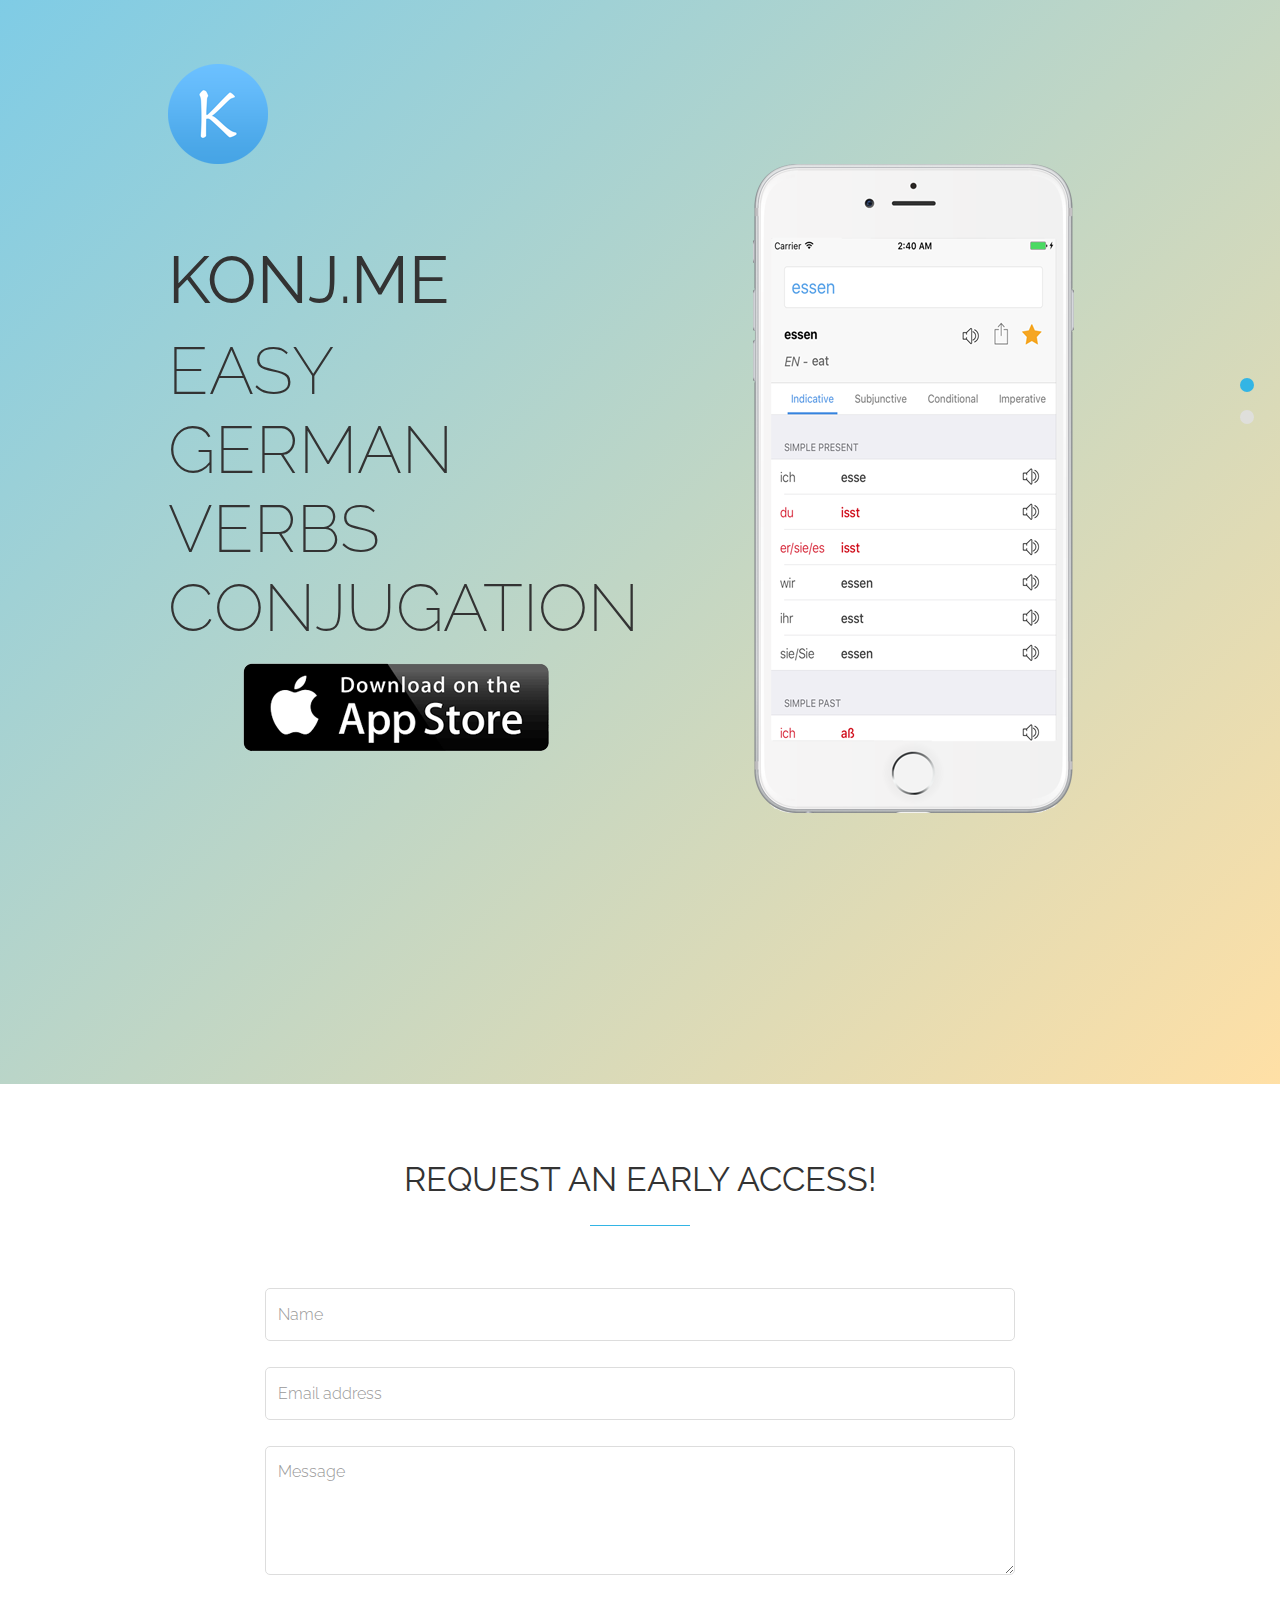
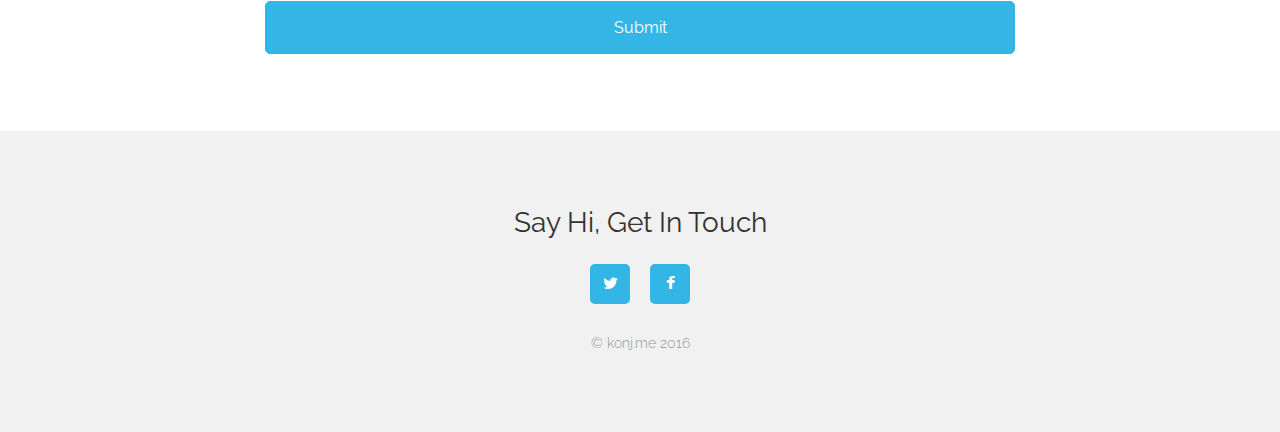
<file: vhosts/3e105a6deba8438da3b6cd03456acb51.yatu.ws/htdocs/index.html>
<!DOCTYPE html>

<html>
<head profile="http://www.w3.org/2005/10/profile">


<script>
  (function(i,s,o,g,r,a,m){i['GoogleAnalyticsObject']=r;i[r]=i[r]||function(){
  (i[r].q=i[r].q||[]).push(arguments)},i[r].l=1*new Date();a=s.createElement(o),
  m=s.getElementsByTagName(o)[0];a.async=1;a.src=g;m.parentNode.insertBefore(a,m)
  })(window,document,'script','https://www.google-analytics.com/analytics.js','ga');

  ga('create', 'UA-149510-38', 'auto');
  ga('send', 'pageview');

</script>


<link rel="apple-touch-icon" sizes="57x57" href="/img/apple-icon-57x57.png">
<link rel="apple-touch-icon" sizes="60x60" href="/img/apple-icon-60x60.png">
<link rel="apple-touch-icon" sizes="72x72" href="/img/apple-icon-72x72.png">
<link rel="apple-touch-icon" sizes="76x76" href="/img/apple-icon-76x76.png">
<link rel="apple-touch-icon" sizes="114x114" href="/img/apple-icon-114x114.png">
<link rel="apple-touch-icon" sizes="120x120" href="/img/apple-icon-120x120.png">
<link rel="apple-touch-icon" sizes="144x144" href="/img/apple-icon-144x144.png">
<link rel="apple-touch-icon" sizes="152x152" href="/img/apple-icon-152x152.png">
<link rel="apple-touch-icon" sizes="180x180" href="/img/apple-icon-180x180.png">
<link rel="icon" type="image/png" sizes="192x192"  href="/img/android-icon-192x192.png">
<link rel="icon" type="image/png" sizes="32x32" href="/img/favicon-32x32.png">
<link rel="icon" type="image/png" sizes="96x96" href="/img/favicon-96x96.png">
<link rel="icon" type="image/png" sizes="16x16" href="/img/favicon-16x16.png">
<link rel="manifest" href="/img/manifest.json">
<meta name="msapplication-TileColor" content="#ffffff">
<meta name="msapplication-TileImage" content="/img/ms-icon-144x144.png">
<meta name="theme-color" content="#ffffff">


<link href='http://fonts.googleapis.com/css?family=Raleway:400,200,300,600' rel='stylesheet'>
<meta charset="utf-8">
<meta name="viewport" content="width=device-width, initial-scale=1">
<title>Konj.me - Easy German verb conjugation </title>
<meta name="
<meta name="keywords" content="German verb conjugation, german conjugation, conjugation, konjigieren, verben konjugieren">
<meta name="author" content="Adel Shehadeh">
<link rel="stylesheet" href="css/bootstrap.min.css">
<link rel="stylesheet" href="css/font-awesome.min.css">
<link rel="stylesheet" href="css/slick.css">
<link rel="stylesheet" href="css/main.css">

<!--[if gte IE 9]>
<link rel="stylesheet" href="css/ie.css">
<![endif]-->

</head>
<body data-spy="scroll" data-target=".main-nav">

<!--Main Header-->
<header class="main-header" id="home">
  <div class="overlay"></div>
  <div class="container">
    <div class="row">
      <div class="col-md-11 col-md-offset-1"> 
        
        <!--logo-->
        <div class="logo"> <a href=""><img src="img/logo.png" alt="Career Map App"></a></div>
        <!--logo end--> 
        
      </div>
    </div>
    <div class="row">
      <div class="col-md-5 col-md-offset-1">
        <div class="head-hero"> 
          <!--welcome message-->
          
  <h1><p><span class="highlight">konj.me</span></p>Easy German verbs conjugation</h1>

          
          <!--welcome message end--> 
                                
          
<div align="center"><a href="https://itunes.apple.com/app/konj.me-german-verbs-conjugation/id1163600729?l=en&mt=8" target="_blank" ><img src="img/appstoreBadge.png"/></a></div>


          
          
        </div>
      </div>
      <div class="col-md-5 col-md-offset-1 visible-md visible-lg over-hide"> <img src="img/iphone.png" alt="App Image" class="hero-img"> </div>
    </div>
    <div class="row">
      <div class="col-md-12"> 
        

        
      </div>
    </div>
  </div>
</header>
<!--Main Header end--> 

<!--main navigation-->

<nav role="navigation" class="main-nav visible-sm visible-md visible-lg">
  <ul class="nav">
    <li><a href="#home" class="text-hide" title="Home" data-placement="left">HOME</a></li>
    <li><a href="#contact" class="text-hide" title="Contact" data-placement="left">CONTACT</a></li>
  </ul>
</nav>

<!--main navigation end--> 



<!-- contact-->
<section class="contact section-spacing" id="contact">
  <h2 class="text-center">Request an early access!</h2>
  <div class="container">
    <div class="row">
      <div class="col-md-8 center-block"> 
        
        <!--Contact form-->
        <div id="form-messages"></div>
        <form class="contact-form text-center" method="post" action="php/process.php" role="form" id="ajax-contact">
          <div class="form-group">
            <input class="form-control" type="text" name="name" id="name" placeholder="Name" required>
          </div>
          <div class="form-group">
            <input type="email" name="email" class="form-control" id="email" placeholder="Email address" required>
          </div>
          <div class="form-group">
            <textarea name="message" class="form-control" id="message"  rows="4" placeholder="Message" required></textarea>
          </div>
          <button type="submit" class="btn btn-default button">Submit</button>
        </form>
        <!--Contact form end--> 
        
      </div>
    </div>
  </div>
</section>
<!-- contact end--> 

<!--site-footer-->
<footer class="site-footer section-spacing">
  <div class="container">
    <div class="row">
      <div class="col-md-12 text-center">
        <p class="scroll-top"><a href="#"><i class="fa fa-chevron-up"></i></a></p>
        <h3>Say Hi, Get In Touch</h3>
        <!--social-->
        
        <ul class="social">
          <li><a href="https://twitter.com/konj_me" target="_blank"><i class="fa fa-twitter"></i></a></li>
          <li><a href="https://www.facebook.com/konj.me/" target="_blank"><i class="fa fa-facebook"></i></a></li>
        </ul>
        
        <!--social end--> 
        
        <small>&copy; konj.me 2016</small> </div>
    </div>
  </div>
</footer>
<!--site-footer end--> 

<script src="js/jquery-1.11.1.min.js"></script> 
<script src="js/bootstrap.min.js"></script> 
<script src="js/slick.min.js"></script> 
<script src="js/main.js"></script>
</body>
</html>
</file>
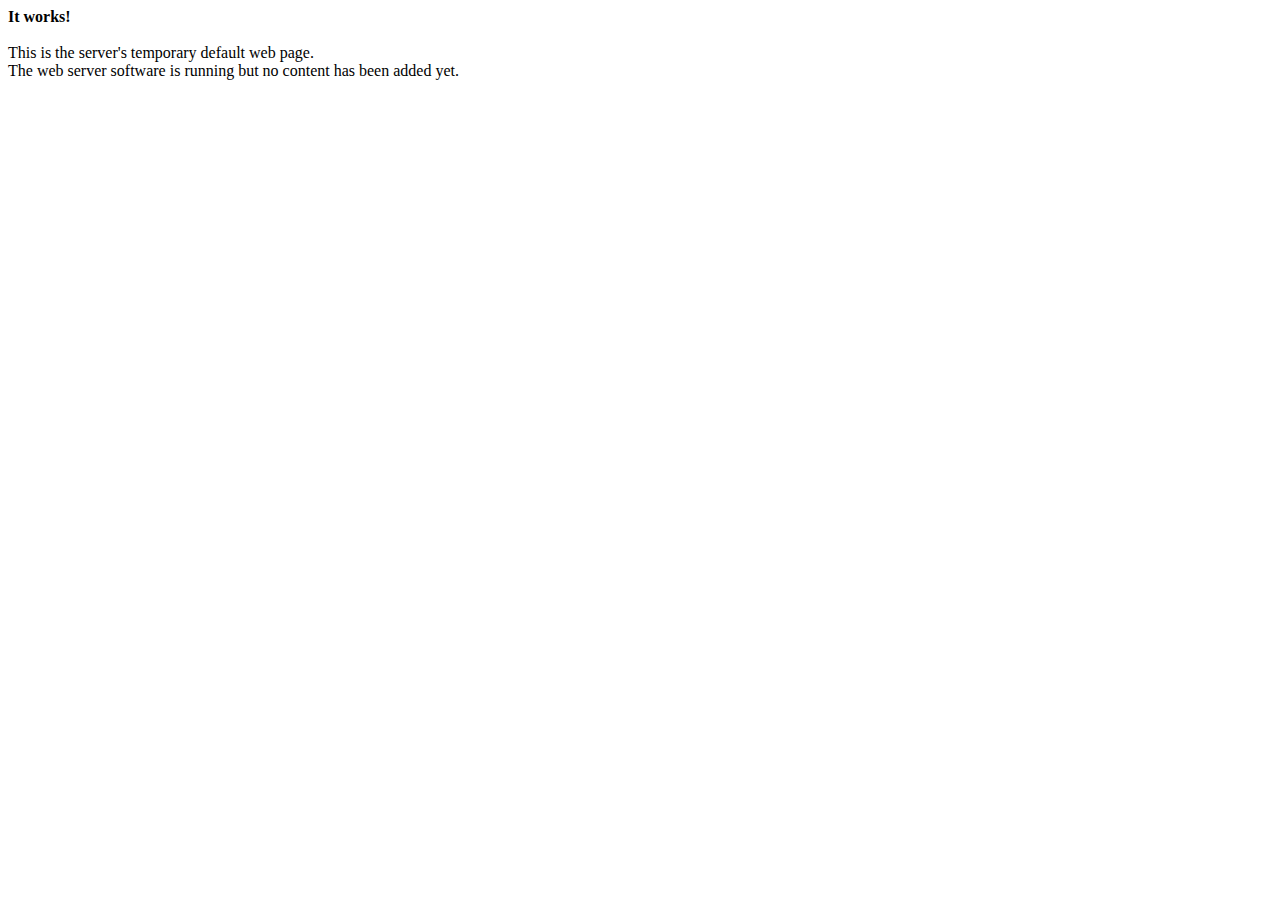
<file: vhosts/dersatz.me/htdocs/index.html>
<!doctype html>
  <head>
    <meta charset="utf-8">
    <title>Website under construction</title>
    <meta name="description" content="Default page for simple hosting clients">
  </head>
  <body>
       <b>It works!</b><br />
       <br />
       This is the server's temporary default web page.<br />
       The web server software is running but no content has been added yet.
  </body>
</html>
</file>
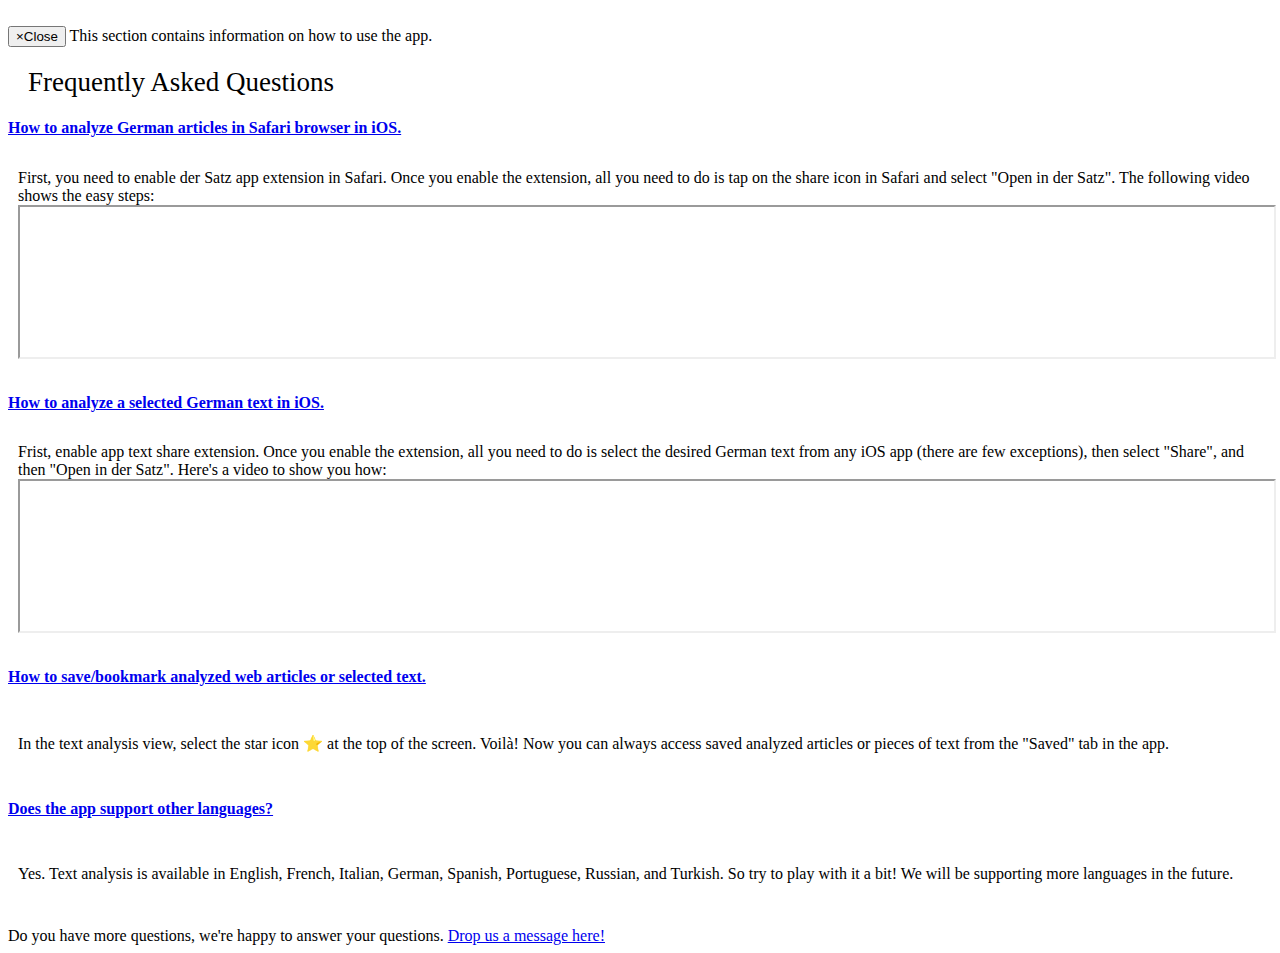
<file: vhosts/3e105a6deba8438da3b6cd03456acb51.yatu.ws/htdocs/help.html>
<!doctype html>
<html lang="en">
  <head>
    <title>Hello, world!</title>
    <!-- Required meta tags -->
    <meta charset="utf-8">
    <meta name="viewport" content="width=device-width, initial-scale=1, shrink-to-fit=no">

    <!-- Bootstrap CSS -->
    <link rel="stylesheet" href="https://maxcdn.bootstrapcdn.com/bootstrap/4.0.0-beta.2/css/bootstrap.min.css" integrity="sha384-PsH8R72JQ3SOdhVi3uxftmaW6Vc51MKb0q5P2rRUpPvrszuE4W1povHYgTpBfshb" crossorigin="anonymous">


    <script src="https://code.jquery.com/jquery-3.2.1.slim.min.js" integrity="sha384-KJ3o2DKtIkvYIK3UENzmM7KCkRr/rE9/Qpg6aAZGJwFDMVNA/GpGFF93hXpG5KkN" crossorigin="anonymous"></script>
    <script src="https://cdnjs.cloudflare.com/ajax/libs/popper.js/1.12.3/umd/popper.min.js" integrity="sha384-vFJXuSJphROIrBnz7yo7oB41mKfc8JzQZiCq4NCceLEaO4IHwicKwpJf9c9IpFgh" crossorigin="anonymous"></script>
    <script src="https://maxcdn.bootstrapcdn.com/bootstrap/4.0.0-beta.2/js/bootstrap.min.js" integrity="sha384-alpBpkh1PFOepccYVYDB4do5UnbKysX5WZXm3XxPqe5iKTfUKjNkCk9SaVuEZflJ" crossorigin="anonymous"></script>


  </head>
  <body>
    <div class="container">
        <br />


        <div class="alert alert-warning alert-dismissible" role="alert">
            <button type="button" class="close" data-dismiss="alert"><span aria-hidden="true">&times;</span><span class="sr-only">Close</span></button>
            This section contains information on how to use the app.
        </div>


        <div class="" id="accordion">
            <div class="faqHeader">Frequently Asked Questions</div>
            <div class="card ">
              <h4 class="card-header">
                <a class="accordion-toggle" data-toggle="collapse" data-parent="#accordion" href="#collapseOne">How to analyze German articles in Safari browser in iOS.</a>
              </h4>
              <div id="collapseOne" class="panel-collapse collapse in">
                <div class="card-block">
                  First, you need to enable der Satz app extension in Safari. Once you enable the extension, all you need to do is tap on the share icon in Safari and select "Open in der Satz". The following video shows the easy steps:
                  <iframe width="100%" height="100%" src="https://www.youtube.com/embed/0X8S31W3CQM">
</iframe>
                </div>
              </div>

              <h4 class="card-header">
                <a class="accordion-toggle" data-toggle="collapse" data-parent="#accordion" href="#collapseTwo">How to analyze a selected German text in iOS.</a>
              </h4>
              <div id="collapseTwo" class="panel-collapse collapse in">
                <div class="card-block">
                  Frist, enable app text share extension. Once you enable the extension, all you need to do is select the desired German text from any iOS app (there are few exceptions), then select "Share", and then "Open in der Satz". Here's a video to show you how:
                  <iframe width="100%" height="100%" src="https://www.youtube.com/embed/49R1EEb1iE8"></br></li></iframe>


                  </ol>
                </div>
              </div>


              <h4 class="card-header">
                <a class="accordion-toggle" data-toggle="collapse" data-parent="#accordion" href="#collapseThree">How to save/bookmark analyzed web articles or selected text.</a>
              </h4>
              <div id="collapseThree" class="panel-collapse collapse in">
                <div class="card-block">
                  <p> In the text analysis view, select the star icon ⭐️ at the top of the screen. Voilà! Now you can always access saved analyzed articles or pieces of text from the "Saved" tab in the app.
                  </p>
                </div>
              </div>

              <h4 class="card-header">
                <a class="accordion-toggle" data-toggle="collapse" data-parent="#accordion" href="#collapseFour">Does the app support other languages?</a>
              </h4>
              <div id="collapseFour" class="panel-collapse collapse in">
                <div class="card-block">
                  <p> Yes. Text analysis is available in English, French, Italian, German, Spanish, Portuguese, Russian, and Turkish. So try to play with it a bit! We will be supporting more languages in the future.
                  </p>
                </div>
              </div>

            </div>




        </div>
        <br/>
        <div class="alert alert-warning alert-dismissible" role="alert">
        Do you have more questions, we're happy to answer your questions. <a href="http://dersatz.me/support.html">Drop us a message here!</a>
        </div>
    </div>

    <style>
        .faqHeader {
            font-size: 27px;
            margin: 20px;
        }

        .card-block {
            padding-left:10px;
            padding-top:10px;
            padding-bottom: 10px;
        }

        .panel-heading [data-toggle="collapse"]:after {
            font-family: 'Glyphicons Halflings';
            content: "e072"; /* "play" icon */
            float: right;
            color: #F58723;
            font-size: 18px;
            line-height: 22px;
            /* rotate "play" icon from > (right arrow) to down arrow */
            -webkit-transform: rotate(-90deg);
            -moz-transform: rotate(-90deg);
            -ms-transform: rotate(-90deg);
            -o-transform: rotate(-90deg);
            transform: rotate(-90deg);
        }

        .panel-heading [data-toggle="collapse"].collapsed:after {
            /* rotate "play" icon from > (right arrow) to ^ (up arrow) */
            -webkit-transform: rotate(90deg);
            -moz-transform: rotate(90deg);
            -ms-transform: rotate(90deg);
            -o-transform: rotate(90deg);
            transform: rotate(90deg);
            color: #454444;
        }

        .img-responsive {
          width:100%;
        }
    </style>



    <!-- Optional JavaScript -->
    <!-- jQuery first, then Popper.js, then Bootstrap JS -->

  </body>
</html>
</file>
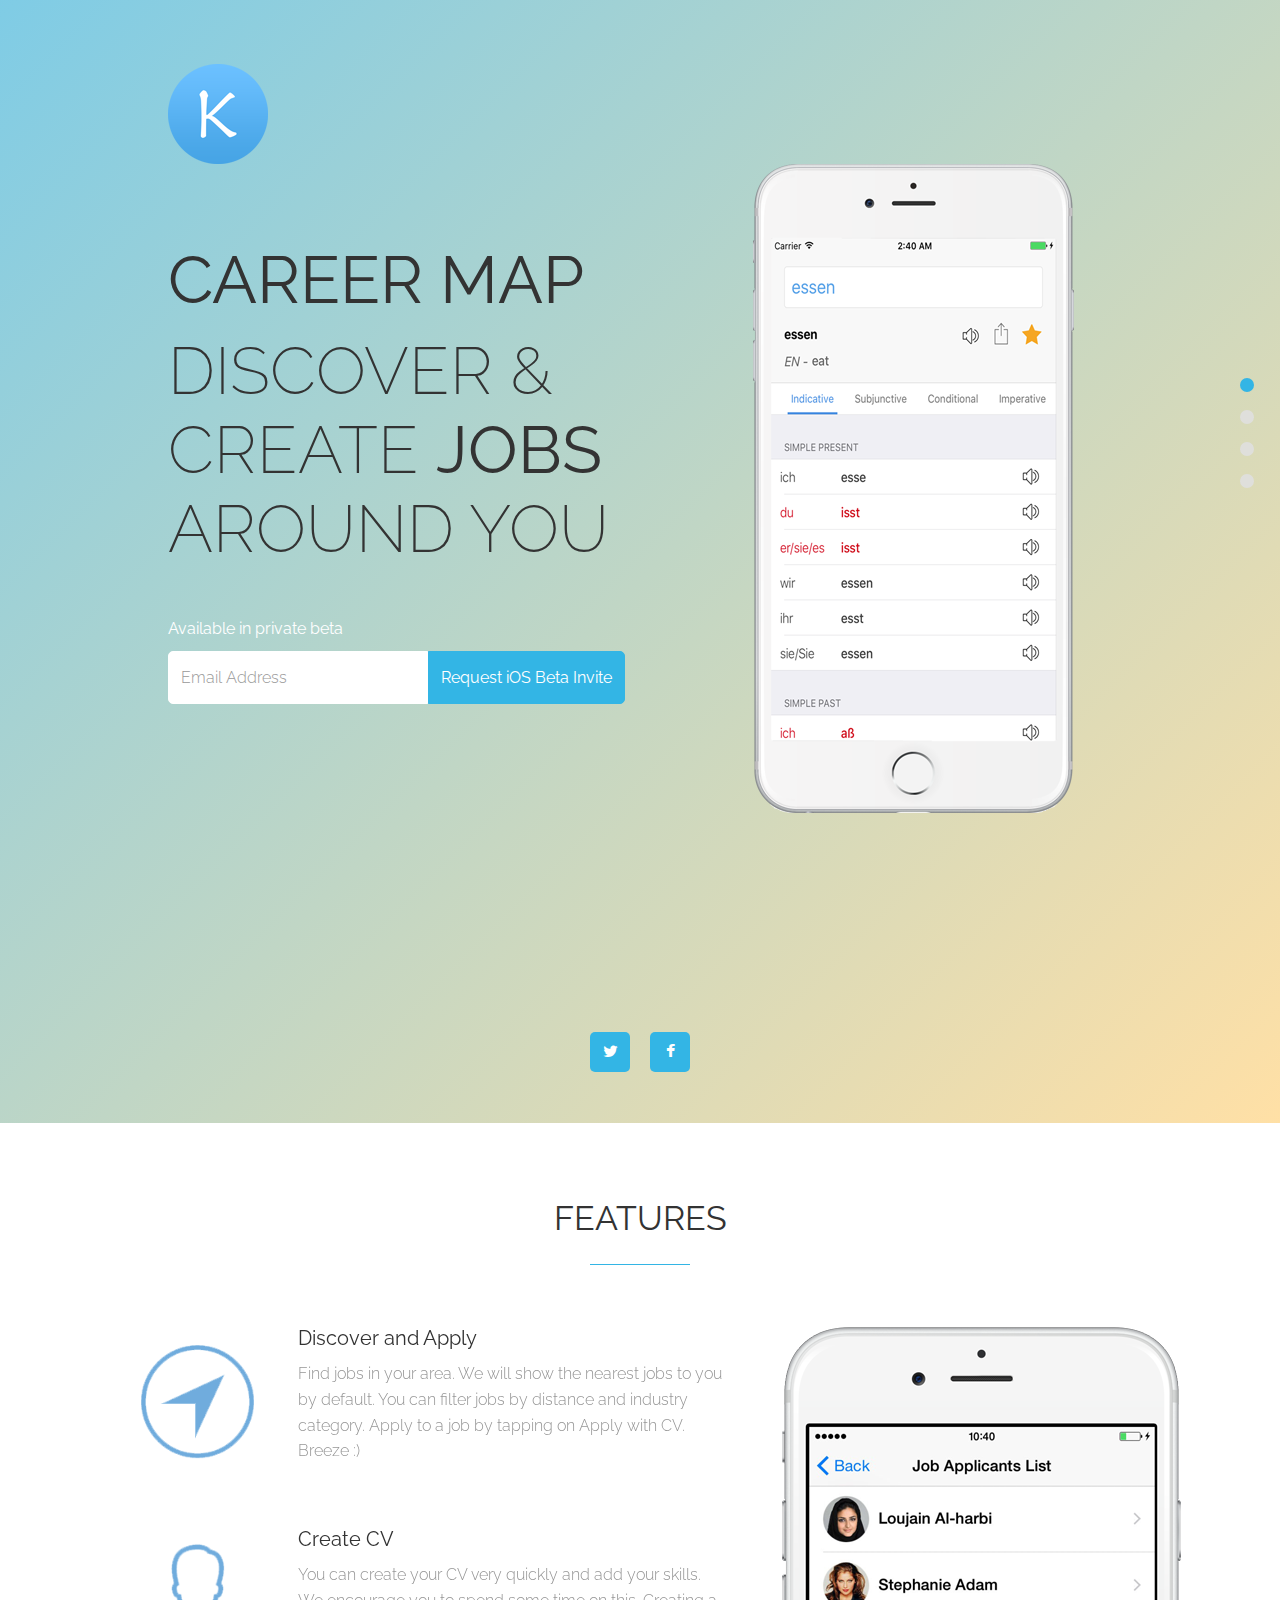
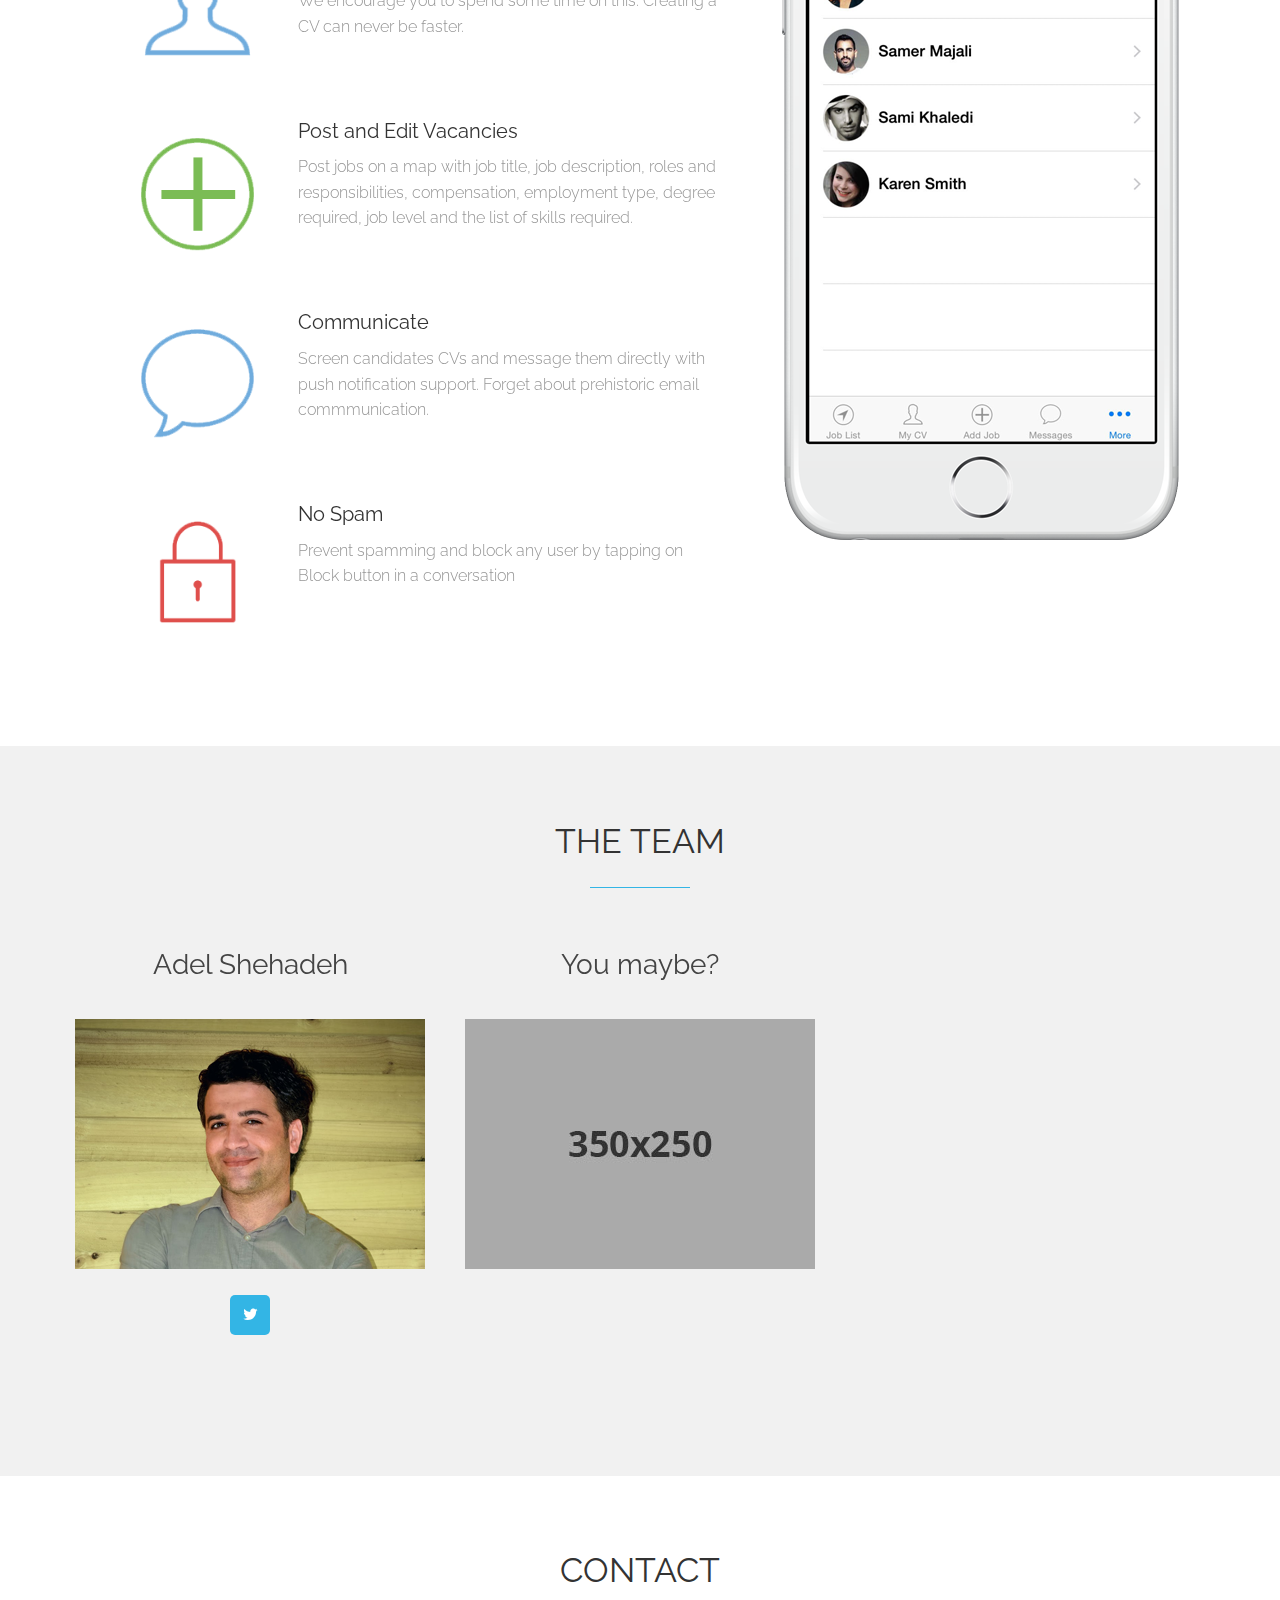
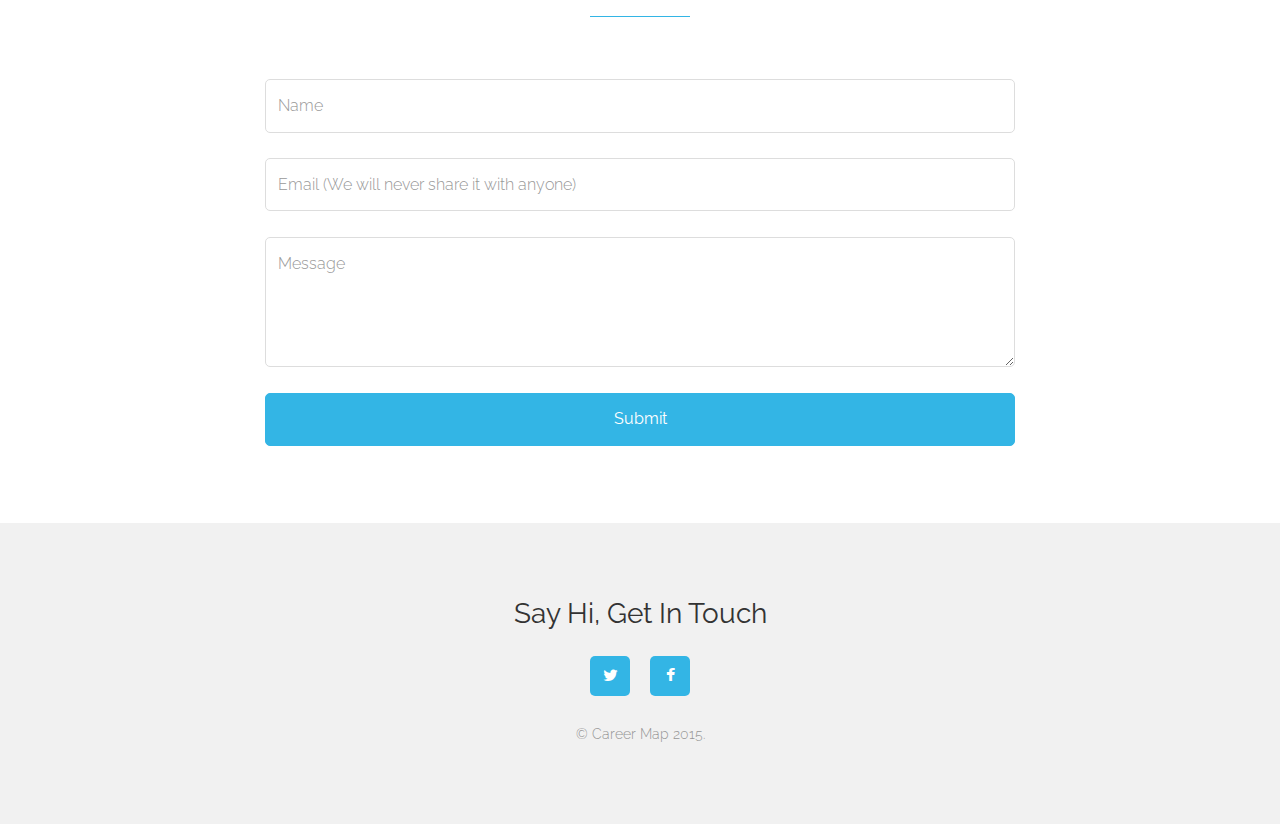
<file: vhosts/3e105a6deba8438da3b6cd03456acb51.yatu.ws/htdocs/indexx.html>
<!DOCTYPE html>

<html>
<head profile="http://www.w3.org/2005/10/profile">


<script>
  (function(i,s,o,g,r,a,m){i['GoogleAnalyticsObject']=r;i[r]=i[r]||function(){
  (i[r].q=i[r].q||[]).push(arguments)},i[r].l=1*new Date();a=s.createElement(o),
  m=s.getElementsByTagName(o)[0];a.async=1;a.src=g;m.parentNode.insertBefore(a,m)
  })(window,document,'script','//www.google-analytics.com/analytics.js','ga');

  ga('create', 'UA-149510-36', 'auto');
  ga('send', 'pageview');

</script>


<link rel="icon" 
      type="image/png" 
      href="http://www.careermap.co/img/favicon-96x96.png">


<link href='http://fonts.googleapis.com/css?family=Raleway:400,200,300,600' rel='stylesheet'>
<meta charset="utf-8">
<meta name="viewport" content="width=device-width, initial-scale=1">
<title>Career Map App - Better connect employers and job seekers in riyadh</title>
<meta name="
<meta name="keywords" content="Find jobs riyadh, jobs riyadh, وظائف في الرياض, find jobs app iOS, تطبيق وظائف">
<meta name="author" content="Adel Shehadeh">
<link rel="stylesheet" href="css/bootstrap.min.css">
<link rel="stylesheet" href="css/font-awesome.min.css">
<link rel="stylesheet" href="css/slick.css">
<link rel="stylesheet" href="css/main.css">

<!--[if gte IE 9]>
<link rel="stylesheet" href="css/ie.css">
<![endif]-->

</head>
<body data-spy="scroll" data-target=".main-nav">

<!--Main Header-->
<header class="main-header" id="home">
  <div class="overlay"></div>
  <div class="container">
    <div class="row">
      <div class="col-md-11 col-md-offset-1"> 
        
        <!--logo-->
        <div class="logo"> <a href=""><img src="img/logo.png" alt="Career Map App"></a></div>
        <!--logo end--> 
        
      </div>
    </div>
    <div class="row">
      <div class="col-md-5 col-md-offset-1">
        <div class="head-hero"> 
          <!--welcome message-->
          
  <h1><p><span class="highlight">Career Map</span></p>Discover &amp; Create <span class="highlight">Jobs</span> around you</h1>

          
          <!--welcome message end--> 
          
          <!--Subscription Form-->
          <div class="subscribe"> 

          <h5><p style="color:white"><span class="highlight">Available in private beta</span></p></h4>
            
            <!--sub-form-->
            <div class="sub-form">
              <form role="form" id="mc-form" action="http://careermap.us11.list-manage2.com/subscribe/post-json?u=fb75d15b79a10462974b36620&amp;id=72c8300150&amp;c=?">
                <div class="input-group">
                  <input type="email" class="form-control" placeholder="Email Address" required value="" name="EMAIL">
                  <span class="input-group-btn">
                  <button type="submit" class="btn btn-default button" id="mc-subscribe" value="Subscribe" name="subscribe">Request iOS Beta Invite</button>
                  </span> </div>
              </form>
              <p id="mc-notification"></p>
            </div>
            <!--sub-form end--> 
            
          </div>
          <!--Subscription Form end--> 
          
        </div>
      </div>
      <div class="col-md-5 col-md-offset-1 visible-md visible-lg over-hide"> <img src="img/iphone.png" alt="App Image" class="hero-img"> </div>
    </div>
    <div class="row">
      <div class="col-md-12"> 
        
        <!--social-->
        
        <ul class="social text-center">
          <li><a href="https://twitter.com/CareerMapApp" target="_blank"><i class="fa fa-twitter"></i></a></li>
          <li><a href="https://www.facebook.com/pages/Career-Map-App/851755061567941" target="_blank"><i class="fa fa-facebook"></i></a></li>
        </ul>
        
        <!--social end--> 
        
      </div>
    </div>
  </div>
</header>
<!--Main Header end--> 

<!--main navigation-->

<nav role="navigation" class="main-nav visible-sm visible-md visible-lg">
  <ul class="nav">
    <li><a href="#home" class="text-hide" title="Home" data-placement="left">HOME</a></li>
    <li><a href="#features" class="text-hide" title="Features" data-placement="left">FEATURES</a></li>
    <li><a href="#team" class="text-hide" title="Team" data-placement="left">TEAM</a></li>
    <li><a href="#contact" class="text-hide" title="Contact" data-placement="left">CONTACT</a></li>
  </ul>
</nav>

<!--main navigation end--> 

<!--Features-->

<section class="features section-spacing" id="features">
  <div class="container">
    <h2 class="text-center">Features</h2>
    
    <!--features slider-->
    <div class="features-slider"> 
      
      <!--features content 1-->
      
      <div>
        <div class="row">
          <div class="col-md-7"> 
            <!--app features container-->
            <div class="features-container">


            <div class="app-features row">
                <div class="col-md-3 col-md-offset-1 col-sm-3 col-xs-3 text-center"><img src="img/icon-4.png" alt="App Features"></div>
                <div class="col-md-8 col-sm-9 col-xs-9">
                  <h4>Discover and Apply</h4>
                  <p>Find jobs in your area. We will show the nearest jobs to you by default. You can filter jobs by distance and industry category. Apply to a job by tapping on Apply with CV. Breeze :)</p>
                </div>
              </div>
              
            <div class="app-features row">
                <div class="col-md-3 col-md-offset-1 col-sm-3 col-xs-3 text-center"><img src="img/icon-5.png" alt="App Features"></div>
                <div class="col-md-8 col-sm-9 col-xs-9">
                  <h4>Create CV</h4>
                  <p>You can create your CV very quickly and add your skills. We encourage you to spend some time on this. Creating a CV can never be faster.</p>
                </div>
              </div>



              <div class="app-features row">
                <div class="col-md-3 col-md-offset-1 col-sm-3 col-xs-3 text-center"><img src="img/icon-1.png" alt="App Features"></div>
                <div class="col-md-8 col-sm-9 col-xs-9">
                  <h4>Post and Edit Vacancies</h4>
                  <p>Post jobs on a map with job title, job description, roles and responsibilities, compensation, employment type, degree required, job level and the list of skills required.</p>
                </div>
              </div>


              <div class="app-features row">
                <div class="col-md-3 col-md-offset-1 col-sm-3 col-xs-3 text-center"><img src="img/icon-2.png" alt="App Features"></div>
                <div class="col-md-8 col-sm-9 col-xs-9">
                  <h4>Communicate</h4>
                  <p>Screen candidates CVs and message them directly with push notification support. Forget about prehistoric email commmunication.</p>
                </div>
              </div>


              <div class="app-features row">
                <div class="col-md-3 col-md-offset-1 col-sm-3 col-xs-3 text-center"><img src="img/icon-3.png" alt="App Features"></div>
                <div class="col-md-8 col-sm-9 col-xs-9">
                  <h4>No Spam</h4>
                  <p>Prevent spamming and block any user by tapping on Block button in a conversation</p>
                </div>
              </div>




  

            </div>
            <!--app features container end--> 
            
          </div>
          <div class="col-md-5 text-center"> <img src="img/feature-1.png" alt="App Feature img"> </div>
        </div>
      </div>
      
      <!--features content 1 end --> 
      
      
      
    </div>
    <!--features slider end--> 
    
  </div>
</section>

<!--Features end--> 

<!--team-->

<section class="team text-center section-spacing" id="team">
  <div class="container">
    <h2>The Team</h2>
    <div class="row">
      <div class="team-slider"> 
        
        <!--team-->
        
        <div>
          <h3>Adel Shehadeh</h3>
          <figure class="team-details"> <img src="img/team-img/team-1.jpg" alt="team">
            <figcaption>
              <p>Founder and iOS Developer</p>
              <p>I love building useful stuff</p>
            </figcaption>
          </figure>
          <!--social-->
          
          <ul class="social">
            <li><a href="https://twitter.com/adelshehadeh" target="_blank"><i class="fa fa-twitter"></i></a></li>
          </ul>
          
          <!--social end--> 
        </div>
        
        <!--team end--> 
        

        
        <!--team-->
        
        <div>
          <h3>You maybe?</h3>
          <figure class="team-details"> <img src="img/team-img/team-4.jpg" alt="team">
            <figcaption>
              <p>Android Developer/Co-Founder Wanted</p>
              <p>We're looking for an android developer. If you're interested, please drop me a message in the contact form below.</p>
            </figcaption>
          </figure>
          <!--social-->
          
          
          <!--social end--> 
        </div>
        
        <!--team end--> 
        

        
      </div>
    </div>
  </div>
</section>

<!--team end--> 

<!-- contact-->
<section class="contact section-spacing" id="contact">
  <h2 class="text-center">Contact</h2>
  <div class="container">
    <div class="row">
      <div class="col-md-8 center-block"> 
        
        <!--Contact form-->
        <div id="form-messages"></div>
        <form class="contact-form text-center" method="post" action="php/process.php" role="form" id="ajax-contact">
          <div class="form-group">
            <input class="form-control" type="text" name="name" id="name" placeholder="Name" required>
          </div>
          <div class="form-group">
            <input type="email" name="email" class="form-control" id="email" placeholder="Email (We will never share it with anyone)" required>
          </div>
          <div class="form-group">
            <textarea name="message" class="form-control" id="message"  rows="4" placeholder="Message" required></textarea>
          </div>
          <button type="submit" class="btn btn-default button">Submit</button>
        </form>
        <!--Contact form end--> 
        
      </div>
    </div>
  </div>
</section>
<!-- contact end--> 

<!--site-footer-->
<footer class="site-footer section-spacing">
  <div class="container">
    <div class="row">
      <div class="col-md-12 text-center">
        <p class="scroll-top"><a href="#"><i class="fa fa-chevron-up"></i></a></p>
        <h3>Say Hi, Get In Touch</h3>
        <!--social-->
        
        <ul class="social">
          <li><a href="https://twitter.com/CareerMapApp" target="_blank"><i class="fa fa-twitter"></i></a></li>
          <li><a href="https://www.facebook.com/pages/Career-Map-App/851755061567941?fref=ts" target="_blank"><i class="fa fa-facebook"></i></a></li>
        </ul>
        
        <!--social end--> 
        
        <small>&copy; Career Map 2015.</small> </div>
    </div>
  </div>
</footer>
<!--site-footer end--> 

<script src="js/jquery-1.11.1.min.js"></script> 
<script src="js/bootstrap.min.js"></script> 
<script src="js/slick.min.js"></script> 
<script src="js/main.js"></script>
</body>
</html>
</file>
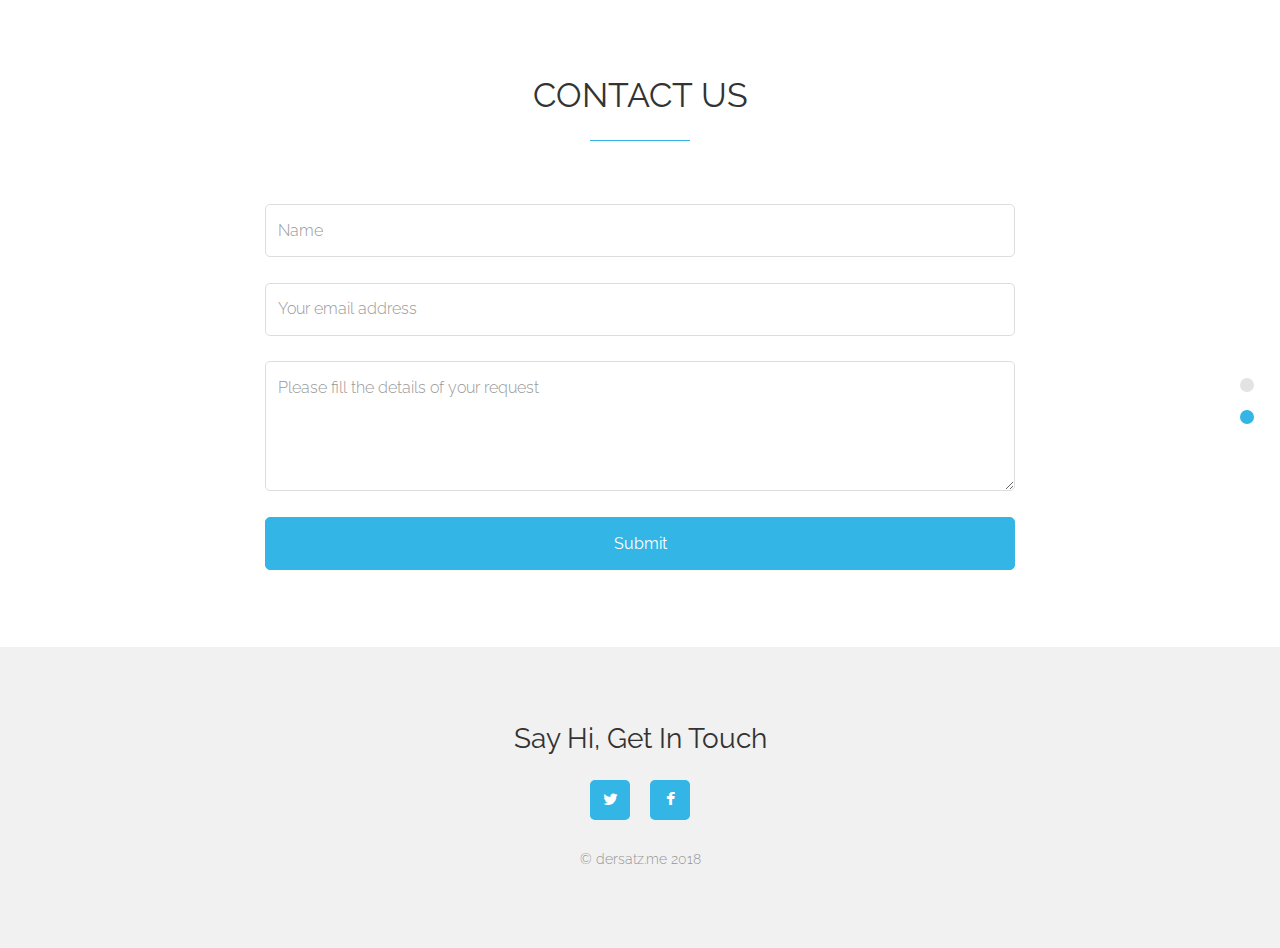
<file: vhosts/3e105a6deba8438da3b6cd03456acb51.yatu.ws/htdocs/support.html>
<!DOCTYPE html>

<html>
<head profile="http://www.w3.org/2005/10/profile">


<script>
  (function(i,s,o,g,r,a,m){i['GoogleAnalyticsObject']=r;i[r]=i[r]||function(){
  (i[r].q=i[r].q||[]).push(arguments)},i[r].l=1*new Date();a=s.createElement(o),
  m=s.getElementsByTagName(o)[0];a.async=1;a.src=g;m.parentNode.insertBefore(a,m)
  })(window,document,'script','https://www.google-analytics.com/analytics.js','ga');

  ga('create', 'UA-149510-38', 'auto');
  ga('send', 'pageview');

</script>


<link rel="apple-touch-icon" sizes="57x57" href="/img/apple-icon-57x57.png">
<link rel="apple-touch-icon" sizes="60x60" href="/img/apple-icon-60x60.png">
<link rel="apple-touch-icon" sizes="72x72" href="/img/apple-icon-72x72.png">
<link rel="apple-touch-icon" sizes="76x76" href="/img/apple-icon-76x76.png">
<link rel="apple-touch-icon" sizes="114x114" href="/img/apple-icon-114x114.png">
<link rel="apple-touch-icon" sizes="120x120" href="/img/apple-icon-120x120.png">
<link rel="apple-touch-icon" sizes="144x144" href="/img/apple-icon-144x144.png">
<link rel="apple-touch-icon" sizes="152x152" href="/img/apple-icon-152x152.png">
<link rel="apple-touch-icon" sizes="180x180" href="/img/apple-icon-180x180.png">
<link rel="icon" type="image/png" sizes="192x192"  href="/img/android-icon-192x192.png">
<link rel="icon" type="image/png" sizes="32x32" href="/img/favicon-32x32.png">
<link rel="icon" type="image/png" sizes="96x96" href="/img/favicon-96x96.png">
<link rel="icon" type="image/png" sizes="16x16" href="/img/favicon-16x16.png">
<link rel="manifest" href="/img/manifest.json">
<meta name="msapplication-TileColor" content="#ffffff">
<meta name="msapplication-TileImage" content="/img/ms-icon-144x144.png">
<meta name="theme-color" content="#ffffff">


<link href='http://fonts.googleapis.com/css?family=Raleway:400,200,300,600' rel='stylesheet'>
<meta charset="utf-8">
<meta name="viewport" content="width=device-width, initial-scale=1">
<title>derSatz.me - Easy German text Analysis</title>
<meta name="
<meta name="keywords" content="German verb conjugation, german conjugation, conjugation, konjigieren, verben konjugieren">
<meta name="author" content="Adel Shehadeh">
<link rel="stylesheet" href="css/bootstrap.min.css">
<link rel="stylesheet" href="css/font-awesome.min.css">
<link rel="stylesheet" href="css/slick.css">
<link rel="stylesheet" href="css/main.css">

<!--[if gte IE 9]>
<link rel="stylesheet" href="css/ie.css">
<![endif]-->

</head>
<body data-spy="scroll" data-target=".main-nav">



<!--main navigation-->

<nav role="navigation" class="main-nav visible-sm visible-md visible-lg">
  <ul class="nav">
    <li><a href="#home" class="text-hide" title="Home" data-placement="left">HOME</a></li>
    <li><a href="#contact" class="text-hide" title="Contact" data-placement="left">CONTACT</a></li>
  </ul>
</nav>

<!--main navigation end-->



<!-- contact-->
<section class="contact section-spacing" id="contact">
  <h2 class="text-center">Contact Us</h2>
  <div class="container">
    <div class="row">
      <div class="col-md-8 center-block">

        <!--Contact form-->
        <div id="form-messages"></div>
        <form class="contact-form text-center" method="post" action="php/process.php" role="form" id="ajax-contact">
          <div class="form-group">
            <input class="form-control" type="text" name="name" id="name" placeholder="Name" required>
          </div>
          <div class="form-group">
            <input type="email" name="email" class="form-control" id="email" placeholder="Your email address" required>
          </div>
          <div class="form-group">
            <textarea name="message" class="form-control" id="message"  rows="4" placeholder="Please fill the details of your request" required></textarea>
          </div>
          <button type="submit" class="btn btn-default button">Submit</button>
        </form>
        <!--Contact form end-->

      </div>
    </div>
  </div>
</section>
<!-- contact end-->

<!--site-footer-->
<footer class="site-footer section-spacing">
  <div class="container">
    <div class="row">
      <div class="col-md-12 text-center">
        <p class="scroll-top"><a href="#"><i class="fa fa-chevron-up"></i></a></p>
        <h3>Say Hi, Get In Touch</h3>
        <!--social-->

        <ul class="social">
          <li><a href="https://twitter.com/dersatzme" target="_blank"><i class="fa fa-twitter"></i></a></li>
          <li><a href="https://fb.me/dersatzme" target="_blank"><i class="fa fa-facebook"></i></a></li>
        </ul>

        <!--social end-->

        <small>&copy; dersatz.me 2018</small> </div>
    </div>
  </div>
</footer>
<!--site-footer end-->

<script src="js/jquery-1.11.1.min.js"></script>
<script src="js/bootstrap.min.js"></script>
<script src="js/slick.min.js"></script>
<script src="js/main.js"></script>
</body>
</html>
</file>
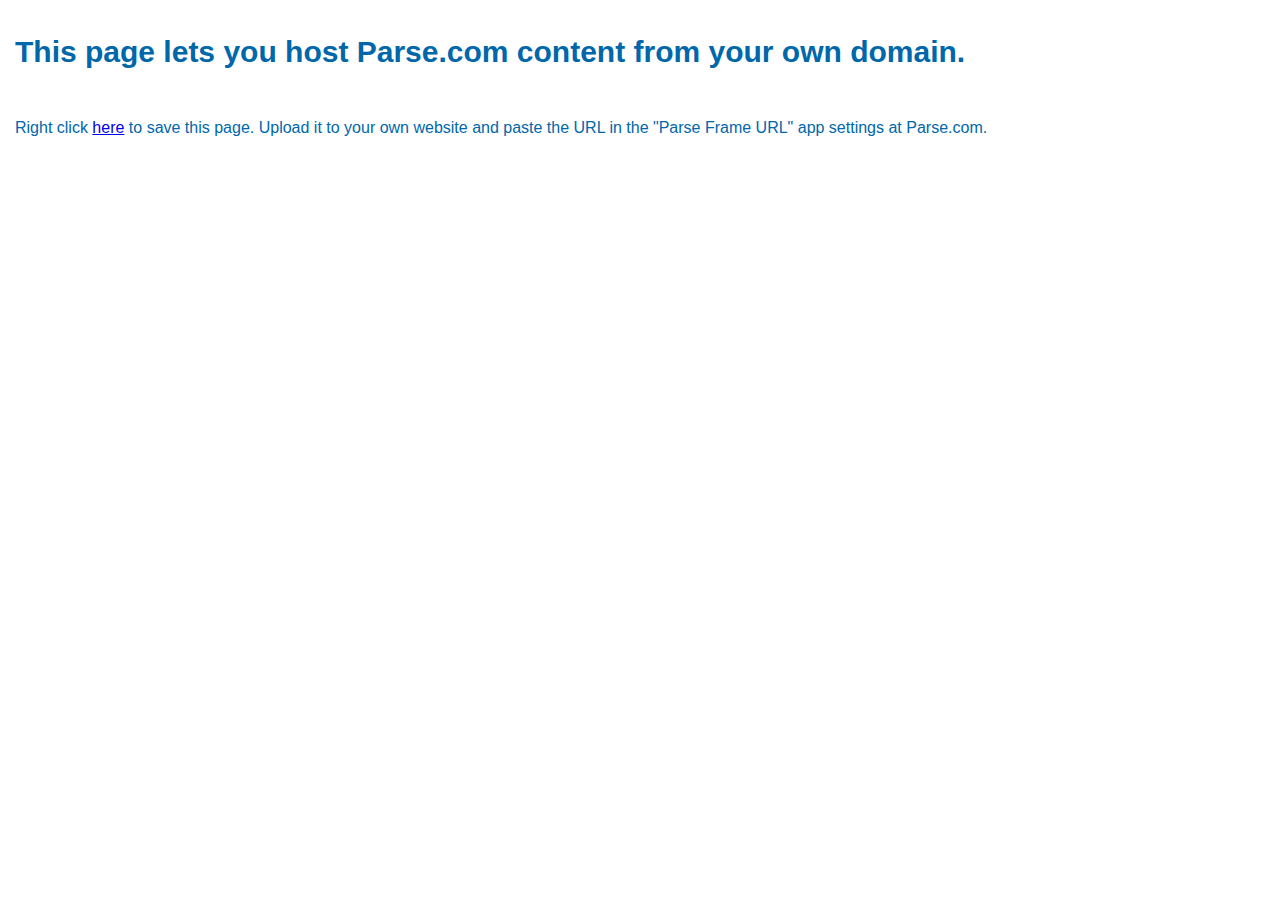
<file: vhosts/3e105a6deba8438da3b6cd03456acb51.yatu.ws/htdocs/user_management.html>
<!DOCTYPE html>
<html>
<!-- This page is a passthrough frame used to host a parse.com experience from your server.
     If you choose to use this feature, be sure to tell Parse where you put this page in your
     app settings page.
     In general, there should be no reason to edit the contents of this page -->
<head>
  <style type='text/css'>
    .chromeless {
      width: 100%;
      height: 100%;
      left: 0px;
      top: 0px;
      border: 0px;
      margin: 0px;
      padding: 0px;
    }
    .scrollable {
      overflow: auto;
    }
    .noscroll {
      overflow: hidden;
    }
    h1, p {
      padding: 15px;
      color: #0067AB;
      font: inherit;
      font-family: 'Open Sans', 'Helvetica Neue', Helvetica;
    }
    h1 {
      font-size: 30px;
      font-weight: 600;
    }
  </style>
  <script language='javascript' type='text/javascript'><!--

    window.onload = function() {
      // When there are query strings, this page is being used to pass content onto parse. Create
      // the iframe to do so. Forwards relevant query parameters onto the iFrame.
      if (window.location.search) {
        var urlParams = {};
        (function () {
            var pair, // Really a match. Index 0 is the full match; 1 & 2 are the key & val.
                tokenize = /([^&=]+)=?([^&]*)/g,
                // decodeURIComponents escapes everything but will leave +s that should be ' '
                re_space = function (s) { return decodeURIComponent(s.replace(/\+/g, " ")); },
                // Substring to cut off the leading '?'
                querystring = window.location.search.substring(1);

            while (pair = tokenize.exec(querystring))
               urlParams[re_space(pair[1])] = re_space(pair[2]);
        })();

        var base = 'https://www.parse.com';
        var link = '';
        var query = '';
        for (param in urlParams) {
          if (param == 'link') {
            link = urlParams['link'];
          } else {
            if (query != '') {
              query += "&";
            }
            query += param + '=' + encodeURIComponent(urlParams[param]);
          }
        }

        // Ensure there's a leading slash to avoid open redirect
        if (link.charAt(0) !== "/") {
          link = "/" + link;
        }

        var iframe = document.createElement('iframe');
        iframe.setAttribute('src', base + link + '?' + query);
        iframe.setAttribute('class', 'chromeless scrollable');
        document.getElementById('content').appendChild(iframe);

      // Otherwise, this page is likely being viewed by the app owner. Explain how to use it.
      } else {
        document.getElementById('content').innerHTML = 
          '<h1>This page lets you host Parse.com content from your own domain.</h1>' +
          '<p>Right click <a href="' + encodeURI(window.location.pathname) + '">here</a> to save this page. ' +
          'Upload it to your own website and paste the URL in the "Parse Frame URL" ' +
          'app settings at Parse.com.</p>';
      }
    }
    //-->
  </script>
</head>
<body class='chromeless noscroll'>
  <noscript>We apologize, but user management requires javascript</noscript>
  <div id='content' class='chromeless noscroll'></div>
</body>
</html>
</file>
<file: vhosts/3e105a6deba8438da3b6cd03456acb51.yatu.ws/htdocs/css/main.css>
/* ==========================================================================
   General
   ========================================================================== */
   
html,
body {
  height: 100%;
  width: 100%;
}

body {
  font-family: 'Raleway', sans-serif;
  font-weight: 300;
  overflow-x: hidden;
}

h1,
h2,
h3,
h4,
h5,
h6 { font-weight: 400; }

a { color: #33b5e5; }

a:hover {
  color: #0099cc;
  text-decoration: none;
}

a:focus { outline: none; }

img {
  max-width: 100%;
  height: auto;
}

ul,
li {
  list-style: none;
  padding: 0;
  margin: 0;
}

/* ==========================================================================
   Header styles
   ========================================================================== */
   


.main-header {
 /* background: url(../img/bg.jpg) center center no-repeat scroll;*/
  -webkit-background-size: cover;
  background-size: cover;
  padding: 3.2em 0;
  position: relative;
  overflow-x: hidden;
}

.logo,
.head-hero h1 { text-align: center; }

.highlight { font-weight: 400; }

.overlay {
  position: absolute;
  left: 0;
  right: 0;
  top: 0;
  width: 100%;
  height: 100%;
  background: url([data-uri]);
  background: -webkit-gradient(linear, left top, right bottom, color-stop(0%, rgba(0,153,204,0.5)), color-stop(100%, rgba(255,193,77,0.5)));
  background: -webkit-linear-gradient(-45deg, rgba(0,153,204,0.5) 0%, rgba(255,193,77,0.5) 100%);
  background: -webkit-linear-gradient(315deg, rgba(0,153,204,0.5) 0%, rgba(255,193,77,0.5) 100%);
  background: linear-gradient(135deg, rgba(0,153,204,0.5) 0%, rgba(255,193,77,0.5) 100%);
filter: progid:DXImageTransform.Microsoft.gradient( startColorstr='#800099cc', endColorstr='#80ffc14d', GradientType=1 );
}

.logo { margin-bottom: 1.6em; }

.head-hero h1 {
  font-size: 36.492px;
  /*color: #fff;*/
  line-height: 1.2;
  text-transform: uppercase;
  font-weight: 200;
}

.button {
  color: #fff;
  background: #33b5e5;
  border-radius: 5px;
  -webkit-transition: background .5s ease-in, border-color .5s ease-in;
  transition: background .5s ease-in, border-color .5s ease-in;
  display: inline-block;
  text-align: center;
  white-space: nowrap;
}

.button:hover {
  color: #fff;
  background: #0099cc;
  border-color: #0099cc;
}

.button i { padding-right: .5em; }

.form-control,
.btn { padding: 12.8px 12px; }

/*Fix padding issue in ie 10 and above*/
@media screen and (-ms-high-contrast: active), (-ms-high-contrast: none) {

.form-control { padding: 1.01em 12px; }
}

.social li {
  display: inline;
  margin-right: 1em;
}

.social li:last-child { margin-right: 0; }

.social a {
  width: 40px;
  height: 40px;
  line-height: 40px;
  display: inline-block;
  border-radius: 5px;
  -webkit-transition: background .5s ease-in;
  transition: background .5s ease-in;
}

.social a {
  color: #fff;
  background: #33b5e5;
}

.social a:hover { background: #0099cc; }

/* ==========================================================================
   Navigation
   ========================================================================== */
   


.main-nav {
  position: fixed;
  right: 2%;
  z-index: 10;
}

.main-nav a {
  width: 14px;
  height: 14px;
  display: inline-block;
  border-radius: 50%;
  background: rgba(223, 223, 223, 0.89);
}

.main-nav .active a { background: #33b5e5; }

.nav>li.active>a:hover,
.nav>li.active>a:focus {
  text-decoration: none;
  background-color: #0099cc;
}

/* ==========================================================================
   Subscription Form
   ========================================================================== */
   
.center-block { float: none; }

.subscribe { margin: 3.2em 0 4.8em; }

#mc-notification,
.contact-form .error { margin: 8px 0 0; }

#mc-notification .alert,
#mc-notification .success {
  display: block;
  padding: .4em 0 .4em 1em;
  border-radius: 4px;
  color: #fff;
}

#mc-notification .alert,
#form-messages.error { background: rgba(231, 76, 60, 0.7); }

#mc-notification .success,
#form-messages.success { background: rgba(39, 174, 96, 0.7); }

.alert i,
.success i { padding-right: .5em; }

/* ==========================================================================
   Features
   ========================================================================== */
   
.section-spacing { padding: 4.8em 0; }

.features h2,
.team h2,
.contact h2 {
  text-transform: uppercase;
  position: relative;
  margin-top: 0;
}

.features h2:after,
.team h2:after,
.contact h2:after,
.site-footer h2:after {
  content: '';
  height: 1px;
  background: #33b5e5;
  position: absolute;
  width: 100px;
  bottom: -.8em;
  left: 0;
  right: 0;
  margin: 0 auto;
}

.features-slider { padding-top: 3.2em; }

.app-features h4 { margin-top: 0; }

.app-features { margin-bottom: 1.6em; }

.slick-slider { margin-bottom: 1.6em; }

.features p,
.site-footer small { color: #969696; }

.features .slick-dots { bottom: -3.2em; }

.features .slick-dots li button:before {
  color: rgba(51, 181, 229, 0.3);
  opacity: 1;
}

.features .slick-dots li.slick-active button:before {
  opacity: 0.75;
  color: #33b5e5;
}

/* ==========================================================================
   team
   ========================================================================== */

.team,
.site-footer { background: #F1F1F1; }

.team h3 { color: #444; }

.team-slider { margin-top: 3.2em; }

.team .slick-dots li button:before { color: #33b5e5; }

.team-details {
  position: relative;
  display: inline-block;
  margin-top: 1.6em;
}

.team-details figcaption {
  top: 0;
  bottom: 0;
  left: 0;
  right: 0;
  padding: 1.6em 1em;
  background: rgba(51, 181, 229, 0.8);
  color: #fff;
  opacity: 0;
  -webkit-transition: opacity 0.35s ease-in;
  transition: opacity 0.35s ease-in;
  position: absolute;
}

.team-details:hover figcaption { opacity: 1; }

.team-details figcaption p:first-child {
  font-size: 20px;
  margin-top: 12.5px;
  margin-bottom: 12.5px;
  font-weight: 600;
}

.team-details figcaption p:first-child:after {
  background: #fff;
  width: 50%;
  display: block;
  position: absolute;
  content: '';
  height: 1px;
  left: 0;
  right: 0;
  margin: 0 auto;
  margin-top: .4em;
}

.team-details img { width: 100%; }

.team-details figcaption p { margin-top: 1.6em; }

.team .social { margin-top: 1.6em; }

.team .slick-dots { bottom: -4em; }

.team .slick-slider { margin-bottom: 3.2em; }

/* ==========================================================================
   Form Validation
   ========================================================================== */

#form-messages.success,
#form-messages.error {
  color: white;
  padding: .8em;
  margin-bottom: 0.8em;
  border-radius: 4px;
}

/* ==========================================================================
   contact
   ========================================================================== */

.contact .form-control { border-color: #ddd; }

.form-group { margin-bottom: 1.6em; }

.contact h2 { margin-bottom: 89.6px; }

.contact .btn {
  padding: 12.8px 1em;
  width: 100%;
}

/* ==========================================================================
   footer
   ========================================================================== */
   


.site-footer h3 { margin-top: 0; }

.scroll-top { margin-bottom: 0; }

.site-footer .social { margin: 1.6em 0; }

/* ==========================================================================
   scroll top
   ========================================================================== */
   
.scroll-top { margin-bottom: 0; }

.scroll-top a {
  position: fixed;
  bottom: 2em;
  right: 2em;
  text-decoration: none;
  color: #fff;
  background-color: rgba(0, 0, 0, 0.3);
  font-size: 12px;
  padding: .8em 1em;
  display: none;
  z-index: 200;
  border-radius: 5px;
  -webkit-transition: background .5s ease-in;
  transition: background .5s ease-in;
}

.scroll-top a:hover { background: #0099cc; }

/* ==========================================================================
   Small devices (tablets, 768px and up)
   ========================================================================== */
   
@media (min-width: 768px) {

.main-nav { top: 30%; }

.head-hero h1 { font-size: 65.761px; }

.features-slider { padding-top: 4.8em; }

.team .slick-slider { margin-bottom: 4em; }
}

/* ==========================================================================
   Medium devices (desktops, 992px and up) 
   ========================================================================== */
   
@media (min-width: 992px) {

.main-nav { top: 40%; }

.main-header {
  min-height: 100%;
  /*background: url(../img/bg.jpg) center center no-repeat fixed;*/
  -webkit-background-size: cover;
  background-size: cover;
}

.logo,
.head-hero h1 { text-align: left; }

.logo { margin: 0.8em 0 3.2em; }

.hero-img {
  margin-top: -3.2em;
  max-width: none;
}

.subscribe { margin: 3.2em 0 0; }

.app-features { margin-bottom: 3.2em; }

.app-features:last-child { margin-bottom: 0; }

.features .slick-dots {
  bottom: -1.6em;
  text-align: right;
  right: 17.3%;
}

/* ==========================================================================
   animation
   ========================================================================== */


.animated {
  -webkit-animation-duration: 1s;
  animation-duration: 1s;
  -webkit-animation-fill-mode: both;
  animation-fill-mode: both;
}
 @-webkit-keyframes slideInLeft {
 0% {
 opacity: 0;
 -webkit-transform: translateX(-2000px);
 transform: translateX(-2000px);
}
 100% {
 -webkit-transform: translateX(0);
 transform: translateX(0);
}
}
 @keyframes slideInLeft {
 0% {
 opacity: 0;
 -webkit-transform: translateX(-2000px);
 -ms-transform: translateX(-2000px);
 transform: translateX(-2000px);
}
 100% {
 -webkit-transform: translateX(0);
 -ms-transform: translateX(0);
 transform: translateX(0);
}
}

.slideInLeft {
  -webkit-animation-name: slideInLeft;
  animation-name: slideInLeft;
}
 @-webkit-keyframes slideInRight {
 0% {
 opacity: 0;
 -webkit-transform: translateX(2000px);
 transform: translateX(2000px);
}
 100% {
 -webkit-transform: translateX(0);
 transform: translateX(0);
}
}
 @keyframes slideInRight {
 0% {
 opacity: 0;
 -webkit-transform: translateX(2000px);
 -ms-transform: translateX(2000px);
 transform: translateX(2000px);
}
 100% {
 -webkit-transform: translateX(0);
 -ms-transform: translateX(0);
 transform: translateX(0);
}
}

.slideInRight {
  -webkit-animation-name: slideInRight;
  animation-name: slideInRight;
}
 @-webkit-keyframes slideInDown {
 0% {
 opacity: 0;
 -webkit-transform: translateY(-2000px);
 transform: translateY(-2000px);
}
 100% {
 -webkit-transform: translateY(0);
 transform: translateY(0);
}
}
 @keyframes slideInDown {
 0% {
 opacity: 0;
 -webkit-transform: translateY(-2000px);
 -ms-transform: translateY(-2000px);
 transform: translateY(-2000px);
}
 100% {
 -webkit-transform: translateY(0);
 -ms-transform: translateY(0);
 transform: translateY(0);
}
}

.slideInDown {
  -webkit-animation-name: slideInDown;
  animation-name: slideInDown;
}
}

/* ==========================================================================
	 Note: Disable this media query if you will be using your own hero image [iphone.png].
   Fix for very Large devices (large desktops, 1410px and up) 
   ========================================================================== */
  
@media (min-width: 1410px) {

.hero-img { display: none; }

.over-hide:after {
  content: url(../img/iphone-large-screen.png);
  margin-bottom: 3.2em;
  display: block;
}
}
</file>
<file: vhosts/3e105a6deba8438da3b6cd03456acb51.yatu.ws/htdocs/css/ie.css>
.form-control { padding: 1.01em 12px; }

.gradient { filter: none; }
</file>
